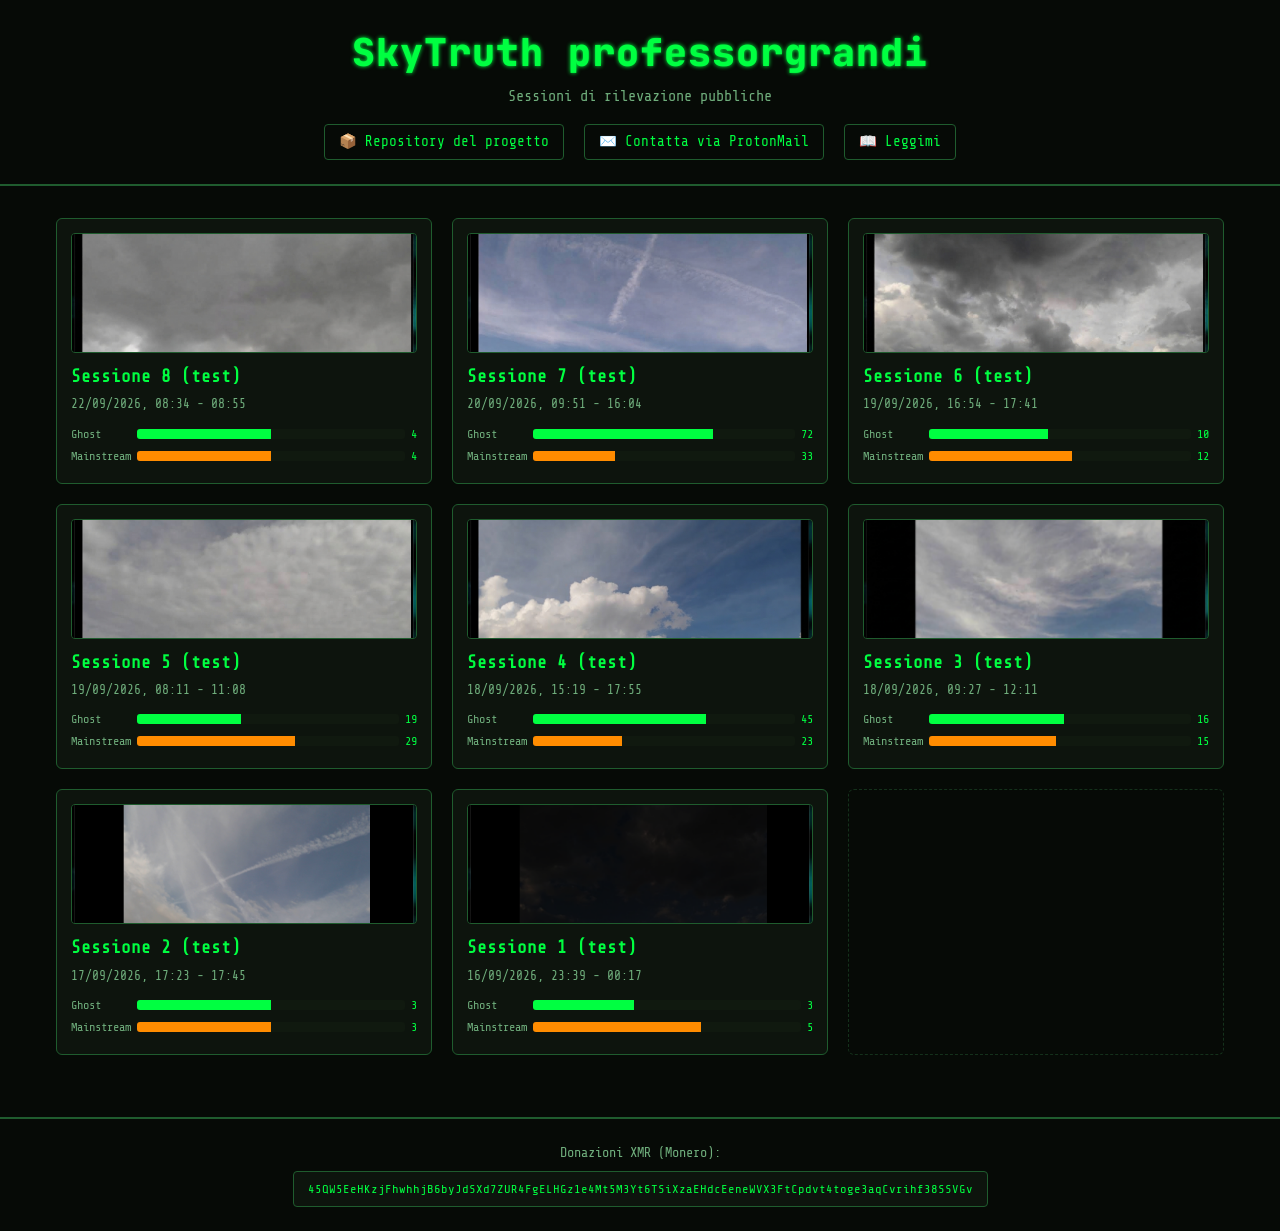
<file: index.html>
<!DOCTYPE html>
<html lang="it">
<head>
<meta charset="UTF-8">
<meta name="viewport" content="width=device-width, initial-scale=1.0">
<title>SkyTruth - Sessioni di rilevazione</title>
<link rel="stylesheet" href="https://fonts.googleapis.com/css2?family=Share+Tech+Mono&family=JetBrains+Mono:wght@800&display=swap">
<link rel="stylesheet" href="style.css">
</head>
<body>

<header>
  <h1 id="titolo-sito">SkyTruth</h1>
  <div class="sottotitolo" id="sottotitolo-sito">Sessioni di rilevazione pubbliche</div>
  <nav>
    <a id="link-repo" href="#" target="_blank" rel="noopener">📦 Repository del progetto</a>
    <a id="link-email" href="#">✉️ Contatta via ProtonMail</a>
    <a href="README.md" target="_blank" rel="noopener">📖 Leggimi</a>
  </nav>
</header>

<main>
  <div class="griglia-sessioni" id="griglia-sessioni">
    <!-- Riempita dinamicamente da script.js -->
  </div>

  <div class="paginazione" id="paginazione">
    <!-- Riempita dinamicamente da script.js -->
  </div>
</main>

<footer>
  <div>Donazioni XMR (Monero):</div>
  <div class="indirizzo-monero" id="indirizzo-monero">—</div>
</footer>

<script src="config.js"></script>
<script src="script.js"></script>
</body>
</html>
</file>
<file: style.css>
/* ============================================================================
   SkyTruth-Windows-Site — style.css
   Stile "hacker/terminale": sfondo scuro, verde matrix, font monospace.
   ============================================================================ */

:root {
  --verde-matrix: #00ff41;
  --verde-scuro: #0a3d1e;
  --sfondo: #060a06;
  --sfondo-riquadro: #0d140d;
  --bordo: #1f5c2e;
  --testo-attenuato: #6fae7c;
}

* {
  box-sizing: border-box;
}

body {
  margin: 0;
  background-color: var(--sfondo);
  color: var(--verde-matrix);
  font-family: "Share Tech Mono", "Consolas", monospace;
  line-height: 1.5;
}

a {
  color: var(--verde-matrix);
}

a:hover {
  color: #ffffff;
}

/* --- Intestazione --- */
header {
  border-bottom: 2px solid var(--bordo);
  padding: 24px 16px;
  text-align: center;
}

header h1 {
  margin: 0;
  font-family: "JetBrains Mono", "Consolas", monospace;
  font-size: 2.4em;
  font-weight: 800;
  letter-spacing: 1px;
  text-shadow: 0 0 4px var(--verde-matrix);
}

header .sottotitolo {
  color: var(--testo-attenuato);
  margin-top: 4px;
  font-size: 0.95em;
}

header nav {
  margin-top: 16px;
  display: flex;
  flex-wrap: wrap;
  justify-content: center;
  gap: 20px;
  font-size: 0.9em;
}

header nav a {
  border: 1px solid var(--bordo);
  padding: 6px 14px;
  border-radius: 4px;
  text-decoration: none;
  transition: 0.2s;
}

header nav a:hover {
  background-color: var(--verde-scuro);
  box-shadow: 0 0 10px var(--verde-matrix);
}

/* --- Griglia sessioni --- */
main {
  max-width: 1200px;
  margin: 0 auto;
  padding: 32px 16px;
}

.griglia-sessioni {
  display: grid;
  grid-template-columns: repeat(3, 1fr);
  gap: 20px;
  /* Le righe hanno un'altezza fissa: i riquadri vuoti mantengono lo
     spazio previsto invece di lasciare "buchi" o allargarsi. */
  grid-auto-rows: 1fr;
}

.riquadro-sessione {
  background-color: var(--sfondo-riquadro);
  border: 1px solid var(--bordo);
  border-radius: 6px;
  padding: 14px;
  display: flex;
  flex-direction: column;
  min-height: 260px;
  text-decoration: none;
  color: var(--verde-matrix);
  transition: 0.2s;
}

.riquadro-sessione:hover {
  border-color: var(--verde-matrix);
  box-shadow: 0 0 14px rgba(0, 255, 65, 0.35);
  transform: translateY(-2px);
}

.riquadro-sessione.vuoto {
  border: 1px dashed #14311b;
  background-color: transparent;
  pointer-events: none;
}

.riquadro-sessione .miniatura {
  width: 100%;
  height: 120px;
  object-fit: cover;
  border-radius: 4px;
  border: 1px solid var(--bordo);
  margin-bottom: 10px;
  background-color: #000;
}

.riquadro-sessione h3 {
  margin: 0 0 6px 0;
  font-size: 1.1em;
}

.riquadro-sessione .data-range {
  color: var(--testo-attenuato);
  font-size: 0.8em;
  margin-bottom: 10px;
}

.mini-grafico {
  margin-top: auto;
  font-size: 0.75em;
}

.mini-grafico .barra-riga {
  display: flex;
  align-items: center;
  gap: 6px;
  margin-bottom: 4px;
}

.mini-grafico .etichetta {
  width: 60px;
  flex-shrink: 0;
  color: var(--testo-attenuato);
}

.mini-grafico .barra-contenitore {
  flex-grow: 1;
  background-color: #10190f;
  border-radius: 3px;
  overflow: hidden;
  height: 10px;
}

.mini-grafico .barra-riempimento {
  height: 100%;
  background-color: var(--verde-matrix);
}

.mini-grafico .barra-riempimento.mainstream {
  background-color: #ff8c00;
}

/* --- Paginazione --- */
.paginazione {
  display: flex;
  justify-content: center;
  gap: 8px;
  margin-top: 30px;
  flex-wrap: wrap;
}

.paginazione button {
  background-color: var(--sfondo-riquadro);
  border: 1px solid var(--bordo);
  color: var(--verde-matrix);
  padding: 8px 14px;
  border-radius: 4px;
  cursor: pointer;
  font-family: inherit;
}

.paginazione button:hover:not(:disabled) {
  border-color: var(--verde-matrix);
  box-shadow: 0 0 8px rgba(0, 255, 65, 0.4);
}

.paginazione button.attiva {
  background-color: var(--verde-scuro);
  border-color: var(--verde-matrix);
}

.paginazione button:disabled {
  opacity: 0.35;
  cursor: default;
}

/* --- Pagina di dettaglio sessione --- */
.dettaglio-sessione {
  max-width: 800px;
  margin: 0 auto;
  padding: 24px;
}

.dettaglio-sessione img.snapshot-grande {
  width: 100%;
  border-radius: 6px;
  border: 1px solid var(--bordo);
  margin: 16px 0;
}

.dettaglio-sessione .riga-dato {
  display: flex;
  justify-content: space-between;
  border-bottom: 1px dashed var(--bordo);
  padding: 8px 0;
}

.dettaglio-sessione .riga-dato .etichetta {
  color: var(--testo-attenuato);
}

.richiesta-video {
  margin-top: 24px;
  padding: 14px;
  border: 1px dashed var(--bordo);
  border-radius: 6px;
  text-align: center;
  font-size: 0.9em;
}

.avviso-privacy {
  margin-top: 12px;
  padding-top: 12px;
  border-top: 1px dashed var(--bordo);
  font-size: 0.8em;
  color: #ffb84d;
  text-align: left;
}

/* --- Confronto dettagliato aerei (pagina sessione) --- */
.confronto-aerei {
  margin-top: 24px;
}

.confronto-aerei h3 {
  font-size: 1em;
  color: var(--testo-attenuato);
  margin-bottom: 10px;
  text-transform: uppercase;
  letter-spacing: 1px;
}

.gruppo-aerei {
  border: 1px solid var(--bordo);
  border-radius: 6px;
  padding: 10px 14px;
  margin-bottom: 10px;
}

.gruppo-aerei h4 {
  margin: 0 0 6px 0;
  font-size: 0.9em;
}

.gruppo-aerei ul {
  margin: 0;
  padding-left: 18px;
  font-size: 0.85em;
}

.gruppo-aerei li {
  margin-bottom: 3px;
}

.gruppo-aerei .icao {
  color: var(--testo-attenuato);
  font-size: 0.9em;
}

.gruppo-aerei .altitudine {
  color: var(--testo-attenuato);
  font-size: 0.85em;
  font-style: italic;
}

.gruppo-aerei.in-comune {
  border-color: var(--verde-matrix);
}
.gruppo-aerei.in-comune h4 {
  color: var(--verde-matrix);
}

.gruppo-aerei.solo-ghost {
  border-color: #3aa0ff;
}
.gruppo-aerei.solo-ghost h4 {
  color: #3aa0ff;
}

.gruppo-aerei.solo-mainstream {
  border-color: #ff8c00;
}
.gruppo-aerei.solo-mainstream h4 {
  color: #ff8c00;
}

/* --- Diagramma di Venn (confronto ghost/mainstream) --- */
.venn-contenitore {
  margin: 16px 0 22px 0;
  text-align: center;
}

.venn-statistica {
  font-size: 1em;
  margin-bottom: 10px;
}

.venn-statistica strong {
  color: var(--verde-matrix);
  font-size: 1.3em;
  text-shadow: 0 0 6px rgba(0, 255, 65, 0.5);
}

.venn-svg {
  width: 100%;
  max-width: 480px;
  height: auto;
}

.venn-cerchio {
  fill-opacity: 0.35;
  stroke-width: 2;
}

.venn-ghost {
  fill: #3aa0ff;
  stroke: #3aa0ff;
}

.venn-mainstream {
  fill: #ff8c00;
  stroke: #ff8c00;
}

.venn-titolo {
  font-family: "Share Tech Mono", monospace;
  font-size: 15px;
  font-weight: bold;
  letter-spacing: 1px;
}

.venn-titolo-ghost {
  fill: #3aa0ff;
}

.venn-titolo-mainstream {
  fill: #ff8c00;
}

.venn-numero {
  font-family: "JetBrains Mono", monospace;
  font-size: 34px;
  font-weight: 800;
  fill: #ffffff;
  text-anchor: middle;
  text-shadow: 0 0 6px rgba(0,0,0,0.8);
}

.venn-numero-comune {
  fill: var(--verde-matrix);
}

.venn-sottoetichetta {
  font-family: "Share Tech Mono", monospace;
  font-size: 12px;
  fill: var(--testo-attenuato);
  text-anchor: middle;
}

.link-indietro {
  display: inline-block;
  margin-bottom: 16px;
}

/* --- Footer --- */
footer {
  border-top: 2px solid var(--bordo);
  padding: 24px 16px;
  text-align: center;
  color: var(--testo-attenuato);
  font-size: 0.85em;
}

footer .indirizzo-monero {
  display: inline-block;
  background-color: var(--sfondo-riquadro);
  border: 1px solid var(--bordo);
  padding: 8px 14px;
  border-radius: 4px;
  margin-top: 8px;
  word-break: break-all;
  color: var(--verde-matrix);
  font-size: 0.9em;
}

/* --- Responsive --- */
@media (max-width: 900px) {
  .griglia-sessioni {
    grid-template-columns: repeat(2, 1fr);
  }
}

@media (max-width: 560px) {
  .griglia-sessioni {
    grid-template-columns: 1fr;
  }

  header h1 {
    font-size: 1.8em;
  }
}
</file>
